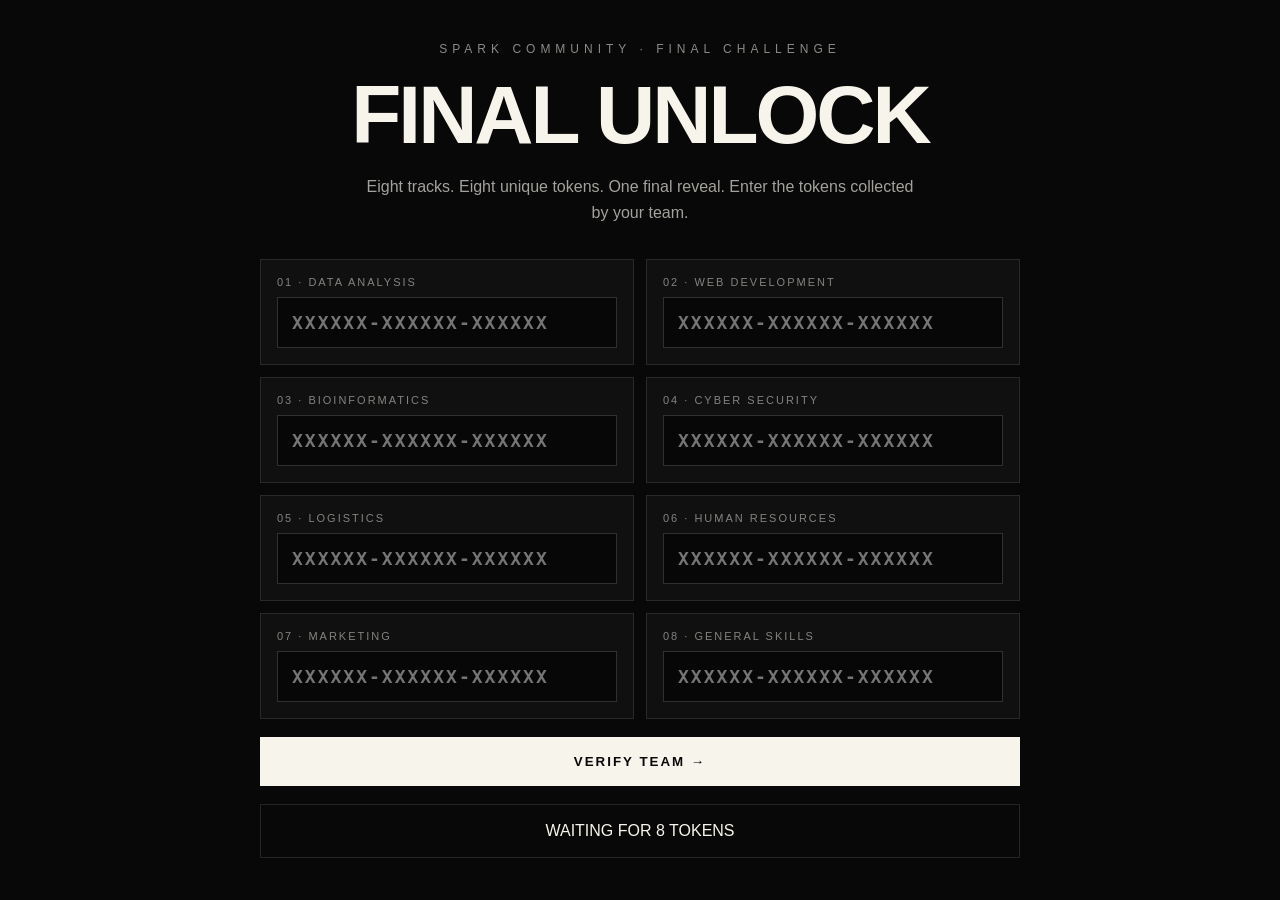
<file: index.html>
<!DOCTYPE html>
<html lang="en">
<head>
    <meta charset="UTF-8">
    <meta name="viewport" content="width=device-width, initial-scale=1.0">
    <title>SPARK</title>
</head>
<body>
    <script>
        window.location.href = "final-unlock.html";
    </script>
</body>
</html>
</file>
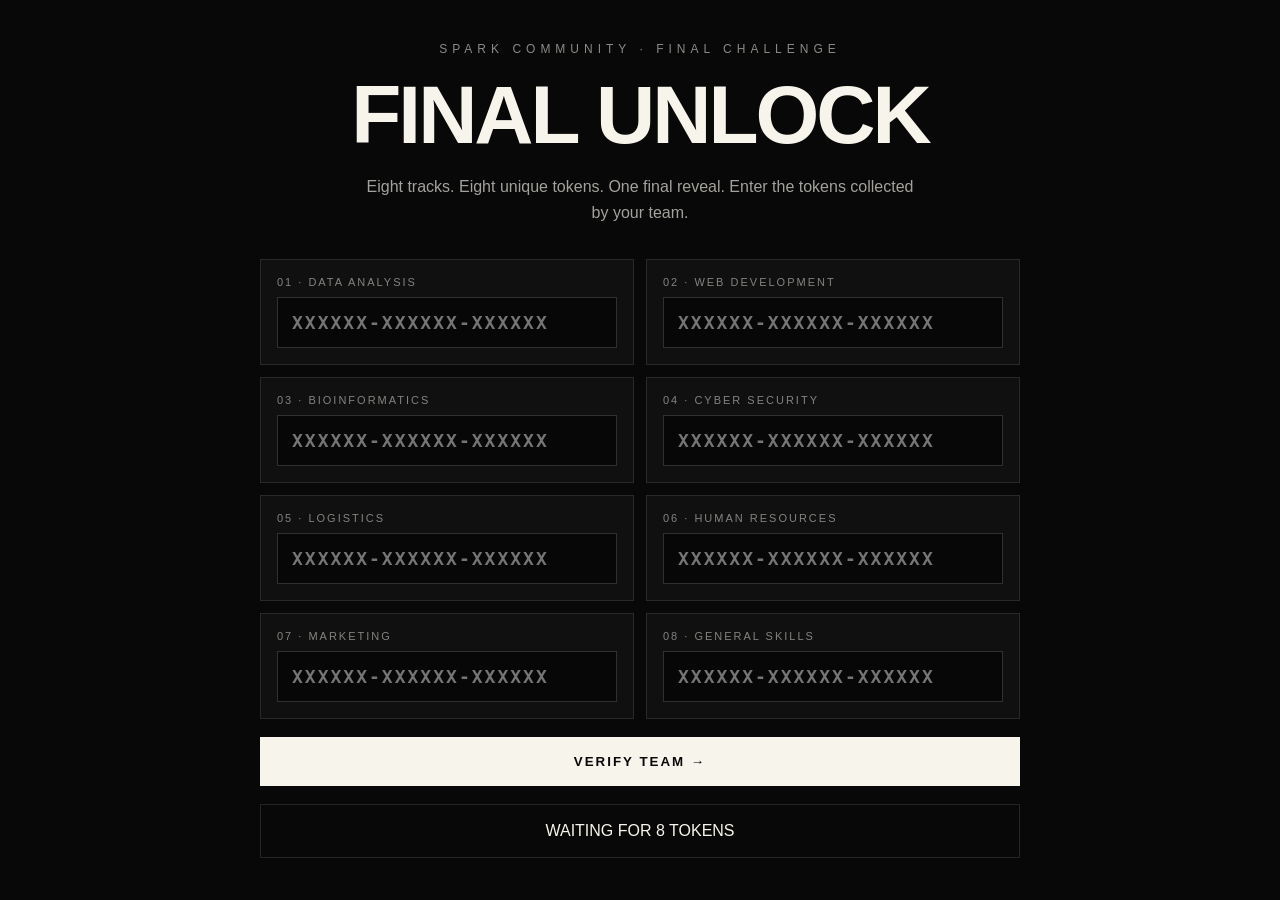
<file: final-unlock.html>
<!DOCTYPE html>
<html lang="en">
<head>
<meta charset="UTF-8">
<meta name="viewport" content="width=device-width, initial-scale=1.0">
<title>SPARK | Final Unlock</title>
<style>
*{box-sizing:border-box}body{margin:0;min-height:100vh;background:#080808;color:#f7f4eb;font-family:Arial,sans-serif;display:flex;align-items:center;justify-content:center;padding:24px;overflow-x:hidden}.wrap{width:min(760px,100%);text-align:center}.eyebrow{letter-spacing:5px;font-size:12px;opacity:.55;margin-bottom:12px}.title{font-size:clamp(42px,10vw,82px);margin:0;font-weight:900;letter-spacing:-3px}.sub{opacity:.65;margin:12px auto 34px;max-width:560px;line-height:1.6}.grid{display:grid;grid-template-columns:repeat(2,1fr);gap:12px;text-align:left}.field{border:1px solid #292929;background:#101010;padding:16px}.field label{display:block;font-size:11px;letter-spacing:2px;opacity:.5;margin-bottom:9px}.field input{width:100%;background:#070707;border:1px solid #303030;color:#fff;padding:14px;font:700 18px monospace;letter-spacing:2px;text-transform:uppercase;outline:none}.field input:focus{border-color:#fff}.btn{margin-top:18px;width:100%;padding:17px;border:0;background:#f7f4eb;color:#080808;font-weight:900;letter-spacing:2px;cursor:pointer}.status{min-height:50px;margin-top:18px;padding:14px;border:1px solid #252525;display:flex;align-items:center;justify-content:center;line-height:1.5}.success{border-color:#78e08f}.error{border-color:#ff5f56;color:#ff8a84}.final{display:none;margin-top:28px;padding:30px;border:1px solid #78e08f;background:rgba(120,224,143,.04)}.final h2{margin:0 0 10px;font-size:30px}.qr{width:min(320px,80vw);background:#fff;padding:18px;margin:20px auto}.qr img{display:block;width:100%;height:auto}.small{font-size:11px;opacity:.45;letter-spacing:1px}@media(max-width:600px){.grid{grid-template-columns:1fr}.title{letter-spacing:-2px}}
</style>
</head>
<body>
<div class="wrap">
  <div class="eyebrow">SPARK COMMUNITY · FINAL CHALLENGE</div>
  <h1 class="title">FINAL UNLOCK</h1>
  <p class="sub">Eight tracks. Eight unique tokens. One final reveal. Enter the tokens collected by your team.</p>
  <div class="grid" id="tokenGrid">
    <div class="field"><label>01 · DATA ANALYSIS</label><input maxlength="20" autocomplete="off" data-track="data-analysis" placeholder="XXXXXX-XXXXXX-XXXXXX"></div>
    <div class="field"><label>02 · WEB DEVELOPMENT</label><input maxlength="20" autocomplete="off" data-track="web-development" placeholder="XXXXXX-XXXXXX-XXXXXX"></div>
    <div class="field"><label>03 · BIOINFORMATICS</label><input maxlength="20" autocomplete="off" data-track="bioinformatics" placeholder="XXXXXX-XXXXXX-XXXXXX"></div>
    <div class="field"><label>04 · CYBER SECURITY</label><input maxlength="20" autocomplete="off" data-track="cyber-security" placeholder="XXXXXX-XXXXXX-XXXXXX"></div>
    <div class="field"><label>05 · LOGISTICS</label><input maxlength="20" autocomplete="off" data-track="logistics" placeholder="XXXXXX-XXXXXX-XXXXXX"></div>
    <div class="field"><label>06 · HUMAN RESOURCES</label><input maxlength="20" autocomplete="off" data-track="human-resources" placeholder="XXXXXX-XXXXXX-XXXXXX"></div>
    <div class="field"><label>07 · MARKETING</label><input maxlength="20" autocomplete="off" data-track="marketing" placeholder="XXXXXX-XXXXXX-XXXXXX"></div>
    <div class="field"><label>08 · GENERAL SKILLS</label><input maxlength="20" autocomplete="off" data-track="general-skills" placeholder="XXXXXX-XXXXXX-XXXXXX"></div>
  </div>
  <button class="btn" id="verify">VERIFY TEAM →</button>
  <div class="status" id="status">WAITING FOR 8 TOKENS</div>
  <section class="final" id="final">
    <h2>🔓 FINAL UNLOCKED</h2>
    <p>SPARK IS IGNITED. Scan the QR below to continue.</p>
    <div class="qr"><img id="finalQr" alt="Final QR"></div>
    <div class="small">FINAL REVEAL</div>
  </section>
</div>
<script>
const SUPABASE_URL="https://kyiyxkprrqdgosmhabjv.supabase.co";
const SUPABASE_KEY="sb_publishable_hMnZrZlncivkcZFgO7nlwA_QOnAwlVJ";
const FINAL_URL="https://mazenelshebly.github.io/spark-community/final-reveal.html";
const statusEl=document.getElementById('status');
const inputs=[...document.querySelectorAll('input')];
inputs.forEach(i=>i.addEventListener('input',()=>{i.value=i.value.toUpperCase().replace(/[^A-Z0-9-]/g,'')}));
function setStatus(msg,ok=false){statusEl.textContent=msg;statusEl.className='status '+(ok?'success':'error')}
document.getElementById('verify').addEventListener('click',async()=>{
 const tokens=inputs.map(i=>i.value.trim()).filter(Boolean);
 if(tokens.length!==8){setStatus('ENTER ALL 6 TOKENS.');return;}
 if(new Set(tokens).size!==6){setStatus('EACH TOKEN MUST BE UNIQUE.');return;}
 const btn=document.getElementById('verify');btn.disabled=true;btn.textContent='VERIFYING…';setStatus('CHECKING THE TEAM…',true);
 try{
  const r=await fetch(`${SUPABASE_URL}/rest/v1/rpc/verify_final_tokens`,{method:'POST',headers:{'Content-Type':'application/json','apikey':SUPABASE_KEY,'Authorization':`Bearer ${SUPABASE_KEY}`},body:JSON.stringify({p_tokens:tokens})});
  const d=await r.json();
  if(!r.ok) throw new Error(d?.message||d?.error||'Verification failed');
  const result=Array.isArray(d)?d[0]:d;
  if(!result?.success) throw new Error(result?.message||'Tokens are not valid.');
  document.getElementById('final').style.display='block';
  document.getElementById('finalQr').src=`https://api.qrserver.com/v1/create-qr-code/?size=700x700&margin=20&data=${encodeURIComponent(FINAL_URL)}`;
  setStatus('8 / 8 TRACKS VERIFIED — FINAL UNLOCKED.',true);
  btn.style.display='none';
  inputs.forEach(i=>i.disabled=true);
 }catch(e){setStatus('❌ '+e.message);btn.disabled=false;btn.textContent='VERIFY TEAM →';}
});
</script>
</body>
</html>
</file>
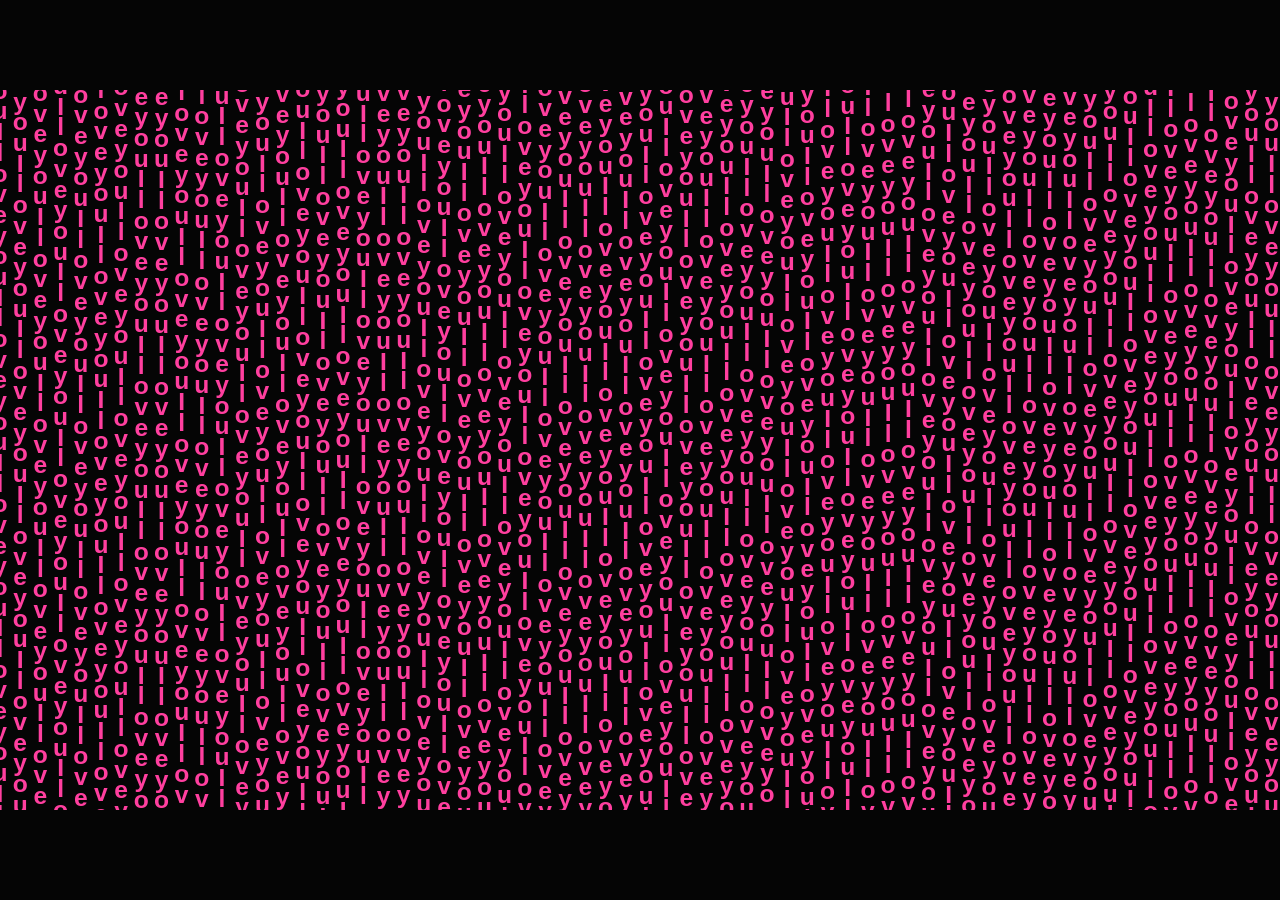
<file: saher.html>
<!DOCTYPE html>
<html lang="en">
<head>
<meta charset="UTF-8">
<meta name="viewport" content="width=device-width, initial-scale=1.0">

<title>Love Rain</title>

<style>
* {
  margin: 0;
  padding: 0;
  box-sizing: border-box;
}

html,
body {
  width: 100%;
  height: 100%;
  overflow: hidden;
  background: #050505;
}

body {
  display: flex;
  align-items: center;
  justify-content: center;
}

canvas {
  display: block;
  width: 100vw;
  height: 56.25vw;
  max-width: 177.78vh;
  max-height: 100vh;
  background: #050505;
}
</style>
</head>

<body>

<canvas id="canvas"></canvas>

<script>

/* =========================================================
   CANVAS
========================================================= */

const canvas = document.getElementById("canvas");
const ctx = canvas.getContext("2d");

let W = 1280;
let H = 720;

let DPR =
  Math.min(
    window.devicePixelRatio || 1,
    2
  );


function resize() {

  const aspect = 16 / 9;

  let width =
    window.innerWidth;

  let height =
    window.innerHeight;

  if (width / height > aspect) {

    width =
      height * aspect;

  } else {

    height =
      width / aspect;
  }

  W =
    Math.floor(
      width * DPR
    );

  H =
    Math.floor(
      height * DPR
    );

  canvas.width = W;
  canvas.height = H;

  createRain();
}

window.addEventListener(
  "resize",
  resize
);


/* =========================================================
   TIMING
========================================================= */

const INTRO_TIME = 5000;

const FORMATION_TIME = 3500;

/*
   ثبات كل كلمة = ثانيتين بالظبط
*/
const HOLD_TIME = 2000;

/*
   القلب يتكون بنفس سرعة الكلمات
*/
const HEART_FORMATION_TIME =
  FORMATION_TIME;


/* =========================================================
   RAIN
========================================================= */

const RAIN_TEXT =
  "Iloveyou";

let rain = [];


function createRain() {

  rain = [];

  const fontSize =
    Math.max(
      18,
      Math.min(
        27,
        W / 52
      )
    );

  const columnGap =
    fontSize * 0.82;

  const columnCount =
    Math.ceil(
      W / columnGap
    ) + 6;


  for (
    let i = 0;
    i < columnCount;
    i++
  ) {

    rain.push({

      x:
        i * columnGap,

      y:
        -(i % 40) *
        fontSize *
        0.84 -
        fontSize * 3,

      speed:
        330 +
        Math.random() * 80,

      size:
        fontSize
    });
  }
}


function updateRain(dt) {

  for (
    const column of rain
  ) {

    column.y +=
      column.speed * dt;

    if (
      column.y >
      H + 500
    ) {

      column.y = -500;
    }
  }
}


function drawRain() {

  if (!rain.length) {
    return;
  }

  ctx.save();

  const fontSize =
    rain[0].size;

  ctx.font =
    "700 " +
    fontSize +
    "px Arial";

  ctx.textAlign =
    "center";

  ctx.textBaseline =
    "middle";


  const spacing =
    fontSize * 0.84;

  const patternHeight =
    RAIN_TEXT.length *
    spacing;


  for (
    const column of rain
  ) {

    let offset =
      column.y %
      patternHeight;

    if (offset < 0) {
      offset +=
        patternHeight;
    }

    const start =
      offset -
      patternHeight;

    const repetitions =
      Math.ceil(
        H / patternHeight
      ) + 3;


    for (
      let r = 0;
      r < repetitions;
      r++
    ) {

      for (
        let j = 0;
        j < RAIN_TEXT.length;
        j++
      ) {

        const y =
          start +
          r * patternHeight +
          j * spacing;

        if (
          y < -fontSize ||
          y > H + fontSize
        ) {
          continue;
        }

        ctx.fillStyle =
          "#ff3f9f";

        ctx.fillText(
          RAIN_TEXT[j],
          column.x,
          y
        );
      }
    }
  }

  ctx.restore();
}


/* =========================================================
   PARTICLES
========================================================= */

const PARTICLE_COUNT =
  2400;

let particles = [];


function createParticles() {

  particles = [];

  for (
    let i = 0;
    i < PARTICLE_COUNT;
    i++
  ) {

    particles.push({

      x:
        W *
        (i / PARTICLE_COUNT),

      y:
        H +
        30 +
        (i % 20) * 8,

      tx:
        W / 2,

      ty:
        H / 2,

      size:
        1.15 +
        Math.random() * 1.55,

      speed:
        0.065 +
        Math.random() * 0.035
    });
  }
}


/* =========================================================
   TEXT POINTS
========================================================= */

function getTextPoints(text) {

  const off =
    document.createElement(
      "canvas"
    );

  const octx =
    off.getContext(
      "2d"
    );

  off.width = W;
  off.height = H;


  let fontSize;


  if (text === "MY") {

    fontSize =
      Math.min(
        W * 0.22,
        H * 0.42
      );

  } else {

    fontSize =
      Math.min(
        W * 0.17,
        H * 0.34
      );
  }


  octx.clearRect(
    0,
    0,
    W,
    H
  );

  octx.fillStyle =
    "#ffffff";

  octx.textAlign =
    "center";

  octx.textBaseline =
    "middle";

  octx.font =
    "900 " +
    fontSize +
    "px Arial Black, Arial";


  octx.fillText(
    text,
    W / 2,
    H / 2
  );


  const image =
    octx.getImageData(
      0,
      0,
      W,
      H
    ).data;


  const rawPoints = [];

  const step = 5;


  for (
    let y = 0;
    y < H;
    y += step
  ) {

    for (
      let x = 0;
      x < W;
      x += step
    ) {

      const index =
        (y * W + x) *
        4 +
        3;


      if (
        image[index] > 100
      ) {

        rawPoints.push({
          x,
          y
        });
      }
    }
  }


  return rawPoints;
}


/* =========================================================
   DISTRIBUTE POINTS
========================================================= */

function distributePoints(
  points
) {

  const result = [];

  if (!points.length) {
    return result;
  }


  if (
    points.length >=
    PARTICLE_COUNT
  ) {

    for (
      let i = 0;
      i < PARTICLE_COUNT;
      i++
    ) {

      const index =
        Math.floor(
          i *
          points.length /
          PARTICLE_COUNT
        );

      result.push(
        points[index]
      );
    }

  } else {

    for (
      let i = 0;
      i < PARTICLE_COUNT;
      i++
    ) {

      result.push(
        points[
          i % points.length
        ]
      );
    }
  }


  return result;
}


/* =========================================================
   FULL WHITE HEART
========================================================= */

function getHeartPoints() {

  const heartCanvas =
    document.createElement(
      "canvas"
    );

  heartCanvas.width = W;
  heartCanvas.height = H;


  const hctx =
    heartCanvas.getContext(
      "2d"
    );


  const scale =
    Math.min(W, H) *
    0.024;


  const cx =
    W / 2;

  const cy =
    H / 2 + 5;


  hctx.clearRect(
    0,
    0,
    W,
    H
  );

  hctx.beginPath();


  const samples = 1200;


  for (
    let i = 0;
    i <= samples;
    i++
  ) {

    const t =
      (Math.PI * 2 * i) /
      samples;


    const x =
      16 *
      Math.pow(
        Math.sin(t),
        3
      );


    const y =
      13 *
      Math.cos(t)
      -
      5 *
      Math.cos(2 * t)
      -
      2 *
      Math.cos(3 * t)
      -
      Math.cos(4 * t);


    const px =
      cx +
      x * scale;


    const py =
      cy -
      y * scale;


    if (i === 0) {

      hctx.moveTo(
        px,
        py
      );

    } else {

      hctx.lineTo(
        px,
        py
      );
    }
  }


  hctx.closePath();

  hctx.fillStyle =
    "#ffffff";

  hctx.fill();


  const data =
    hctx.getImageData(
      0,
      0,
      W,
      H
    ).data;


  const raw = [];

  const step = 4;


  for (
    let y = 0;
    y < H;
    y += step
  ) {

    for (
      let x = 0;
      x < W;
      x += step
    ) {

      const index =
        (y * W + x) *
        4 +
        3;


      if (
        data[index] > 100
      ) {

        raw.push({
          x,
          y
        });
      }
    }
  }


  const result = [];


  for (
    let i = 0;
    i < PARTICLE_COUNT;
    i++
  ) {

    const index =
      Math.floor(
        i *
        raw.length /
        PARTICLE_COUNT
      );


    result.push(
      raw[index]
    );
  }


  return result;
}


/* =========================================================
   SET PARTICLE TARGETS
========================================================= */

function setParticleTargets(
  points
) {

  const targets =
    distributePoints(
      points
    );


  for (
    let i = 0;
    i < particles.length;
    i++
  ) {

    particles[i].tx =
      targets[i].x;

    particles[i].ty =
      targets[i].y;
  }
}


/* =========================================================
   PARTICLE UPDATE
========================================================= */

function updateParticles() {

  for (
    const p of particles
  ) {

    p.x +=
      (p.tx - p.x) *
      p.speed;

    p.y +=
      (p.ty - p.y) *
      p.speed;
  }
}


/* =========================================================
   PARTICLE DRAW
========================================================= */

function drawParticles() {

  ctx.save();

  ctx.fillStyle =
    "#ffffff";


  for (
    const p of particles
  ) {

    ctx.beginPath();

    ctx.arc(
      p.x,
      p.y,
      p.size,
      0,
      Math.PI * 2
    );

    ctx.fill();
  }


  ctx.restore();
}


/* =========================================================
   FINAL NEON MESSAGE
========================================================= */

function drawFinalMessage() {

  ctx.save();

  ctx.textAlign =
    "center";

  ctx.textBaseline =
    "middle";


  /*
     ==========================================
     BIG FINAL TEXT
     ==========================================
  */

  const NEON =
    "#FFD166";

  const BRIGHT =
    "#FFF4C2";


  /*
     الجملة كبيرة جداً
  */

  let size =
    Math.min(
      W * 0.105,
      H * 0.19
    );


  const text =
    "I love you Sama❤️";


  /*
     خط كبير وأنيق
  */

  ctx.font =
    "italic 900 " +
    size +
    "px Georgia, " +
    "'Times New Roman', serif";


  /*
     تفضل بالكامل داخل القلب
  */

  const maxWidth =
    Math.min(
      W * 0.48,
      H * 0.48
    );


  while (
    ctx.measureText(text).width >
      maxWidth &&
    size > 18
  ) {

    size -= 1;

    ctx.font =
      "italic 900 " +
      size +
      "px Georgia, " +
      "'Times New Roman', serif";
  }


  const x =
    W / 2;


  const y =
    H / 2 + 10;


  /*
     ==========================================
     DARK OUTLINE
     عشان الكلام يبان فوق الـ particles
     ==========================================
  */

  ctx.lineWidth =
    size * 0.12;

  ctx.strokeStyle =
    "rgba(25, 12, 0, 0.95)";

  ctx.shadowColor =
    "#FFD166";

  ctx.shadowBlur =
    size * 0.35;

  ctx.strokeText(
    text,
    x,
    y
  );


  /*
     ==========================================
     HUGE GOLD NEON
     ==========================================
  */

  ctx.shadowColor =
    "#FFD000";

  ctx.shadowBlur =
    size * 0.75;

  ctx.fillStyle =
    NEON;

  ctx.fillText(
    text,
    x,
    y
  );


  /*
     ==========================================
     SECOND STRONG GLOW
     ==========================================
  */

  ctx.shadowColor =
    "#FFF000";

  ctx.shadowBlur =
    size * 0.40;

  ctx.fillStyle =
    "#FFD83D";

  ctx.fillText(
    text,
    x,
    y
  );


  /*
     ==========================================
     BRIGHT INNER CORE
     ==========================================
  */

  ctx.shadowColor =
    "#FFFFFF";

  ctx.shadowBlur =
    size * 0.14;

  ctx.fillStyle =
    BRIGHT;

  ctx.fillText(
    text,
    x,
    y
  );


  /*
     ==========================================
     WHITE HOT CENTER
     ==========================================
  */

  ctx.shadowBlur =
    size * 0.05;

  ctx.fillStyle =
    "#FFFFFF";

  ctx.globalAlpha =
    0.9;

  ctx.fillText(
    text,
    x,
    y
  );


  ctx.restore();
}


/* =========================================================
   STAGES
========================================================= */

let stage = 0;

let stageStartedAt =
  performance.now();

let finalMessage =
  false;

let previousTime =
  performance.now();


const words = [
  "YOU",
  "ARE",
  "MY",
  "LOVE"
];


/* =========================================================
   START WORD
========================================================= */

function startWord(
  index
) {

  const points =
    getTextPoints(
      words[index]
    );


  setParticleTargets(
    points
  );


  stageStartedAt =
    performance.now();
}


/* =========================================================
   START HEART
========================================================= */

function startHeart() {

  stage = 5;

  finalMessage =
    false;


  stageStartedAt =
    performance.now();


  const heartPoints =
    getHeartPoints();


  for (
    let i = 0;
    i < particles.length;
    i++
  ) {

    particles[i].tx =
      heartPoints[i].x;

    particles[i].ty =
      heartPoints[i].y;
  }
}


/* =========================================================
   STAGE LOGIC
========================================================= */

function updateStage(
  now
) {

  const elapsed =
    now -
    stageStartedAt;


  /*
     INTRO
  */

  if (
    stage === 0
  ) {

    if (
      elapsed >=
      INTRO_TIME
    ) {

      stage = 1;

      startWord(0);
    }

    return;
  }


  /*
     WORDS
  */

  if (
    stage >= 1 &&
    stage <= 4
  ) {

    /*
       3.5 ثانية تكوين
       + 2 ثانية ثبات
    */

    if (
      elapsed >=
      FORMATION_TIME +
      HOLD_TIME
    ) {

      if (
        stage < 4
      ) {

        stage++;

        startWord(
          stage - 1
        );

      } else {

        /*
           بعد LOVE مباشرة
           يبدأ القلب
        */

        startHeart();
      }
    }

    return;
  }


  /*
     HEART
  */

  if (
    stage === 5
  ) {

    /*
       بمجرد اكتمال مدة تكوين القلب
       تظهر الجملة فوراً
    */

    if (
      elapsed >=
      HEART_FORMATION_TIME
    ) {

      finalMessage =
        true;
    }
  }
}


/* =========================================================
   MAIN LOOP
========================================================= */

function animate(
  now
) {

  const dt =
    Math.min(
      (
        now -
        previousTime
      ) / 1000,
      0.05
    );


  previousTime =
    now;


  /*
     BACKGROUND
  */

  ctx.fillStyle =
    "#050505";

  ctx.fillRect(
    0,
    0,
    W,
    H
  );


  /*
     RAIN ALWAYS ON
  */

  updateRain(dt);

  drawRain();


  /*
     PARTICLES
  */

  if (
    stage >= 1
  ) {

    updateParticles();

    drawParticles();
  }


  /*
     FINAL MESSAGE
  */

  if (
    finalMessage
  ) {

    drawFinalMessage();
  }


  updateStage(now);


  requestAnimationFrame(
    animate
  );
}


/* =========================================================
   START
========================================================= */

resize();

createParticles();

requestAnimationFrame(
  animate
);

</script>

</body>
  </html>
</file>
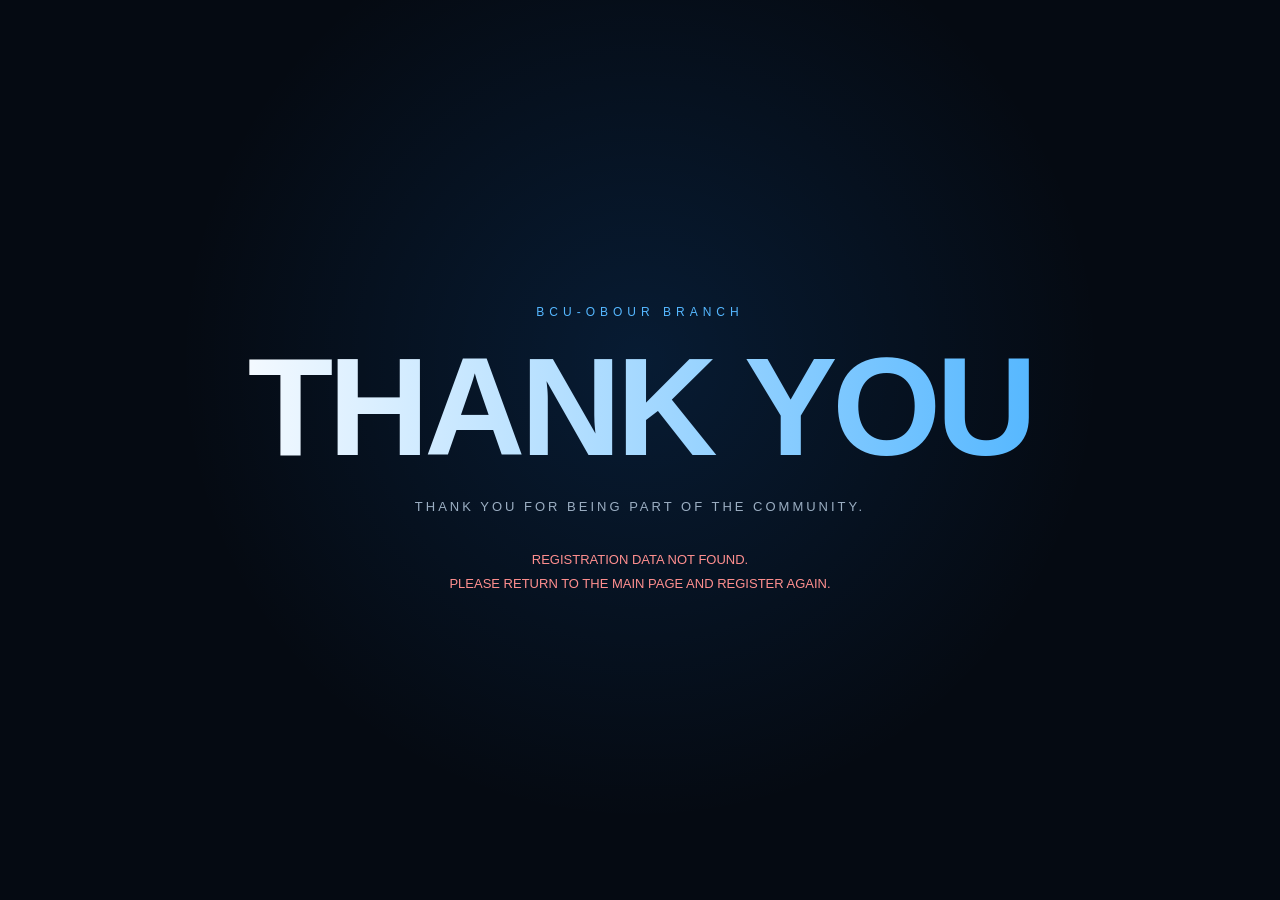
<file: thank-you.html>
<!DOCTYPE html>
<html lang="en">

<head>

<meta charset="UTF-8">

<meta
    name="viewport"
    content="width=device-width, initial-scale=1.0"
>

<title>Thank You | BCU</title>


<style>

/* =========================
   RESET
========================= */

* {

    margin: 0;
    padding: 0;
    box-sizing: border-box;

}


/* =========================
   ROOT
========================= */

:root {

    --black: #050A12;
    --blue: #1687FF;
    --blue-light: #55B7FF;
    --cyan: #8DDBFF;
    --white: #F5FAFF;
    --muted: #9BAEC2;
    --line: rgba(141,219,255,.16);

}


/* =========================
   BODY
========================= */

html,
body {

    width: 100%;
    min-height: 100%;

    background: var(--black);
    color: var(--white);

    font-family:
        Arial,
        Helvetica,
        sans-serif;

}


body {

    min-height: 100vh;

    display: flex;

    align-items: center;
    justify-content: center;

    text-align: center;

    overflow-x: hidden;

    background:

        radial-gradient(

            circle at 50% 40%,

            rgba(22,135,255,.14),

            transparent 55%

        ),

        var(--black);

}


/* =========================
   CONTAINER
========================= */

.container {

    width: 100%;
    max-width: 850px;

    padding: 40px 25px;

    animation: fadeIn 1.2s ease forwards;

}


@keyframes fadeIn {

    from {

        opacity: 0;
        transform: translateY(25px);

    }

    to {

        opacity: 1;
        transform: translateY(0);

    }

}


/* =========================
   SMALL TITLE
========================= */

.smallTitle {

    color: var(--blue-light);

    font-size: 12px;

    letter-spacing: 5px;

    text-transform: uppercase;

    margin-bottom: 25px;

}


/* =========================
   THANK YOU
========================= */

h1 {

    font-size:
        clamp(55px, 12vw, 140px);

    line-height: .9;

    font-weight: 900;

    letter-spacing: -5px;

    background:

        linear-gradient(

            90deg,

            var(--white),

            var(--blue-light)

        );

    -webkit-background-clip: text;

    -webkit-text-fill-color: transparent;

}


/* =========================
   MESSAGE
========================= */

.description {

    margin-top: 25px;

    color: var(--muted);

    font-size: 13px;

    letter-spacing: 3px;

    text-transform: uppercase;

    line-height: 1.8;

}


/* =========================
   REGISTRATION CARD
========================= */

.registrationCard {

    width: 100%;

    max-width: 480px;

    margin: 45px auto 0;

    padding: 30px 25px;

    border: 1px solid var(--line);

    background:

        linear-gradient(

            145deg,

            rgba(22,135,255,.10),

            rgba(8,21,37,.80)

        );

    box-shadow:

        0 15px 60px rgba(0,0,0,.25);

}


/* =========================
   NAME
========================= */

.nameLabel {

    color: var(--muted);

    font-size: 11px;

    letter-spacing: 3px;

    text-transform: uppercase;

    margin-bottom: 10px;

}


#participantName {

    color: var(--white);

    font-size: clamp(24px, 5vw, 38px);

    font-weight: 800;

    letter-spacing: 1px;

    text-transform: uppercase;

    overflow-wrap: anywhere;

}


/* =========================
   DIVIDER
========================= */

.divider {

    height: 1px;

    background: var(--line);

    margin: 28px 0;

}


/* =========================
   DATA ROWS
========================= */

.dataRow {

    display: flex;

    flex-direction: column;

    align-items: center;

    gap: 10px;

    margin-top: 22px;

}


.dataLabel {

    color: var(--muted);

    font-size: 11px;

    letter-spacing: 2px;

    text-transform: uppercase;

}


.dataValue {

    color: var(--blue-light);

    font-size: clamp(25px, 6vw, 42px);

    font-weight: 900;

    letter-spacing: 2px;

    overflow-wrap: anywhere;

}


/* =========================
   UNIQUE CODE
========================= */

.codeValue {

    color: var(--white);

    font-size: clamp(21px, 5vw, 34px);

    font-weight: 900;

    letter-spacing: 2px;

    overflow-wrap: anywhere;

}


/* =========================
   FOOTER MESSAGE
========================= */

.bottomMessage {

    margin-top: 35px;

    color: var(--muted);

    font-size: 11px;

    letter-spacing: 2px;

    text-transform: uppercase;

    line-height: 1.8;

}


/* =========================
   LOADING
========================= */

#loading {

    color: var(--blue-light);

    font-size: 12px;

    letter-spacing: 3px;

    text-transform: uppercase;

}


/* =========================
   ERROR
========================= */

#errorMessage {

    display: none;

    color: #FF8F8F;

    font-size: 13px;

    line-height: 1.8;

    margin-top: 30px;

}


/* =========================
   MOBILE
========================= */

@media (max-width: 500px) {

    .container {

        padding: 30px 18px;

    }

    h1 {

        letter-spacing: -3px;

    }

    .registrationCard {

        padding: 25px 18px;

        margin-top: 35px;

    }

    .description {

        font-size: 11px;

        letter-spacing: 2px;

    }

    .codeValue {

        letter-spacing: 1px;

    }

}

</style>

</head>


<body>


<!-- =========================
     MAIN CONTAINER
========================= -->

<div class="container">


    <div class="smallTitle">

        BCU-Obour Branch

    </div>


    <h1>

        THANK YOU

    </h1>


    <p class="description">

        THANK YOU FOR BEING PART OF THE COMMUNITY.

    </p>


    <!-- LOADING -->

    <div id="loading">

        LOADING YOUR REGISTRATION...

    </div>


    <!-- ERROR -->

    <div id="errorMessage">

        REGISTRATION DATA NOT FOUND.

        <br>

        PLEASE RETURN TO THE MAIN PAGE AND REGISTER AGAIN.

    </div>


    <!-- REGISTRATION CARD -->

    <div

        class="registrationCard"

        id="registrationCard"

        style="display: none;"

    >


        <!-- NAME -->

        <div class="nameLabel">

            WELCOME

        </div>


        <div id="participantName">

            PARTICIPANT

        </div>


        <div class="divider"></div>


        <!-- ENTRY NUMBER -->

        <div class="dataRow">


            <div class="dataLabel">

                YOUR ENTRY NUMBER

            </div>


            <div

                class="dataValue"

                id="entryNumber"

            >

                001

            </div>


        </div>


        <!-- UNIQUE CODE -->

        <div class="dataRow">


            <div class="dataLabel">

                YOUR CODE IS

            </div>


            <div

                class="codeValue"

                id="uniqueCode"

            >

                BCU-0001

            </div>


        </div>


    </div>


    <!-- BOTTOM MESSAGE -->

    <p

        class="bottomMessage"

        id="bottomMessage"

        style="display: none;"

    >

        KEEP YOUR CODE.

        <br>

        THIS IS YOUR UNIQUE REGISTRATION ID.

    </p>


</div>


<!-- =========================
     JAVASCRIPT
========================= -->

<script>


/* =========================
   STORAGE KEY
========================= */

const STORAGE_KEY =

    "bcu_final_reveal_registration";


/* =========================
   ELEMENTS
========================= */

const loading =

    document.getElementById("loading");


const errorMessage =

    document.getElementById("errorMessage");


const registrationCard =

    document.getElementById("registrationCard");


const bottomMessage =

    document.getElementById("bottomMessage");


const participantName =

    document.getElementById("participantName");


const entryNumber =

    document.getElementById("entryNumber");


const uniqueCode =

    document.getElementById("uniqueCode");


/* =========================
   LOAD REGISTRATION
========================= */

function loadRegistration() {


    const savedData =

        localStorage.getItem(

            STORAGE_KEY

        );


    /* =========================
       CHECK DATA
    ========================= */

    if (!savedData) {


        showError();


        return;


    }


    try {


        const registration =

            JSON.parse(

                savedData

            );


        /* =========================
           VALIDATE DATA
        ========================= */

        if (

            !registration ||

            !registration.name ||

            registration.entry_number === undefined ||

            !registration.unique_code

        ) {


            showError();


            return;


        }


        /* =========================
           DISPLAY NAME
        ========================= */

        participantName.textContent =

            registration.name;


        /* =========================
           DISPLAY ENTRY NUMBER
        ========================= */

        entryNumber.textContent =

            Number(

                registration.entry_number

            )

                .toString()

                .padStart(3, "0");


        /* =========================
           DISPLAY UNIQUE CODE
        ========================= */

        uniqueCode.textContent =

            registration.unique_code;


        /* =========================
           SHOW CONTENT
        ========================= */

        loading.style.display =

            "none";


        registrationCard.style.display =

            "block";


        bottomMessage.style.display =

            "block";


    }


    catch (error) {


        console.error(

            "Registration data error:",

            error

        );


        showError();


    }


}


/* =========================
   SHOW ERROR
========================= */

function showError() {


    loading.style.display =

        "none";


    registrationCard.style.display =

        "none";


    bottomMessage.style.display =

        "none";


    errorMessage.style.display =

        "block";


}


/* =========================
   START
========================= */

loadRegistration();


</script>


</body>

</html>
</file>
